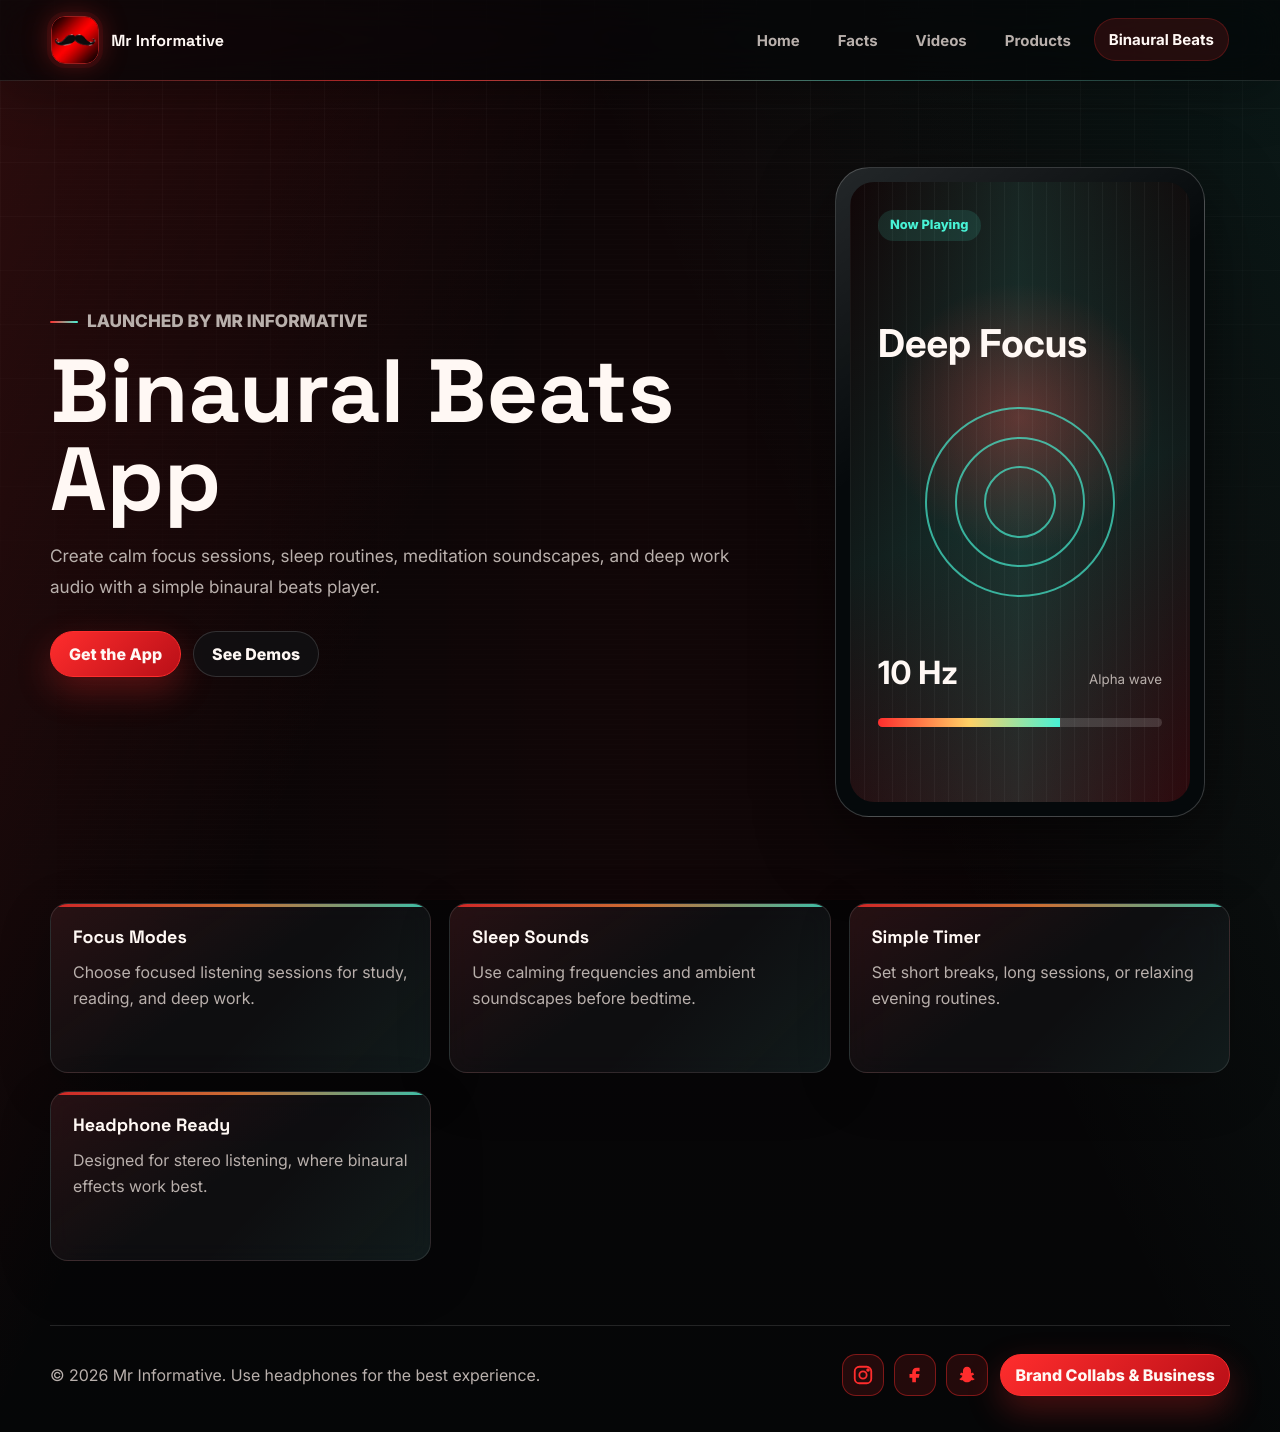
<file: binaural-beats.html>
<!DOCTYPE html>
<html lang="en">
<head>
  <meta charset="UTF-8">
  <meta name="viewport" content="width=device-width, initial-scale=1.0">
  <title>Binaural Beats App | Mr Informative</title>
  <link rel="preconnect" href="https://fonts.googleapis.com">
  <link rel="preconnect" href="https://fonts.gstatic.com" crossorigin>
  <link href="https://fonts.googleapis.com/css2?family=Inter:wght@400;500;600;700;800&family=Space+Grotesk:wght@600;700&display=swap" rel="stylesheet">
  <link rel="stylesheet" href="styles.css">
</head>
<body data-page="binaural">
  <header class="site-header">
    <a class="brand" href="index.html"><img class="brand-logo" src="assets/logo.jpeg" alt="Mr Informative logo"><span>Mr Informative</span></a>
    <button class="nav-toggle" type="button" aria-label="Open navigation" aria-expanded="false">☰</button>
    <nav class="site-nav" aria-label="Main navigation">
      <a href="index.html">Home</a>
      <a href="facts.html">Facts</a>
      <a href="videos.html">Videos</a>
      <a href="products.html">Products</a>
      <a href="binaural-beats.html">Binaural Beats</a>
    </nav>
  </header>

  <main>
    <section class="app-hero">
      <div class="app-copy">
        <p class="eyebrow">Launched by Mr Informative</p>
        <h1>Binaural Beats App</h1>
        <p>Create calm focus sessions, sleep routines, meditation soundscapes, and deep work audio with a simple binaural beats player.</p>
        <div class="hero-actions">
          <a class="button primary" href="#" id="appDownloadLink">Get the App</a>
          <a class="button ghost" href="videos.html">See Demos</a>
        </div>
      </div>
      <div class="phone-mockup" aria-label="Binaural Beats app preview">
        <div class="phone-screen">
          <span class="status-pill">Now Playing</span>
          <h2 id="sessionTitle">Deep Focus</h2>
          <div class="beat-orbit">
            <span></span>
            <span></span>
            <span></span>
          </div>
          <div class="frequency-readout">
            <strong id="frequencyValue">10 Hz</strong>
            <small>Alpha wave</small>
          </div>
          <div class="player-bar"><span></span></div>
        </div>
      </div>
    </section>

    <section class="feature-grid" id="appFeatures"></section>
  </main>

  <footer class="site-footer">
    <div class="footer-content">
      <p>© <span id="year"></span> Mr Informative. Use headphones for the best experience.</p>
      <div class="footer-actions" aria-label="Footer links">
        <div class="social-links">
          <a href="https://www.instagram.com/mr.informative" target="_blank" rel="noopener noreferrer" aria-label="Mr Informative on Instagram">
            <svg viewBox="0 0 24 24" aria-hidden="true"><rect x="3" y="3" width="18" height="18" rx="5"></rect><circle cx="12" cy="12" r="4"></circle><circle cx="17.5" cy="6.5" r="1"></circle></svg>
          </a>
          <a href="https://www.facebook.com/mr.informative" target="_blank" rel="noopener noreferrer" aria-label="Mr Informative on Facebook">
            <svg viewBox="0 0 24 24" aria-hidden="true"><path d="M14 8h3V4h-3c-3.3 0-5 2-5 5v2H6v4h3v5h4v-5h3.2l.8-4h-4V9c0-.7.4-1 1-1Z"></path></svg>
          </a>
          <a href="https://www.snapchat.com/add/mr.informative" target="_blank" rel="noopener noreferrer" aria-label="Mr Informative on Snapchat">
            <svg viewBox="0 0 24 24" aria-hidden="true"><path d="M12 3c2.7 0 4.5 2 4.5 5.1v2.1l2.1-.8 1.1 2.4-2.7 1c.5 1.5 1.7 2.8 3.5 3.6-.9 1.1-2.3 1.5-4 1.3-.9 1.5-2.4 2.3-4.5 2.3s-3.6-.8-4.5-2.3c-1.7.2-3.1-.2-4-1.3 1.8-.8 3-2.1 3.5-3.6l-2.7-1 1.1-2.4 2.1.8V8.1C7.5 5 9.3 3 12 3Z"></path></svg>
          </a>
        </div>
        <a class="button primary footer-business-button" href="mailto:business@mrinformative.com?subject=Brand%20Collab%20%26%20Business%20Inquiry">Brand Collabs & Business</a>
      </div>
    </div>
  </footer>

  <script src="script.js"></script>
</body>
</html>
</file>
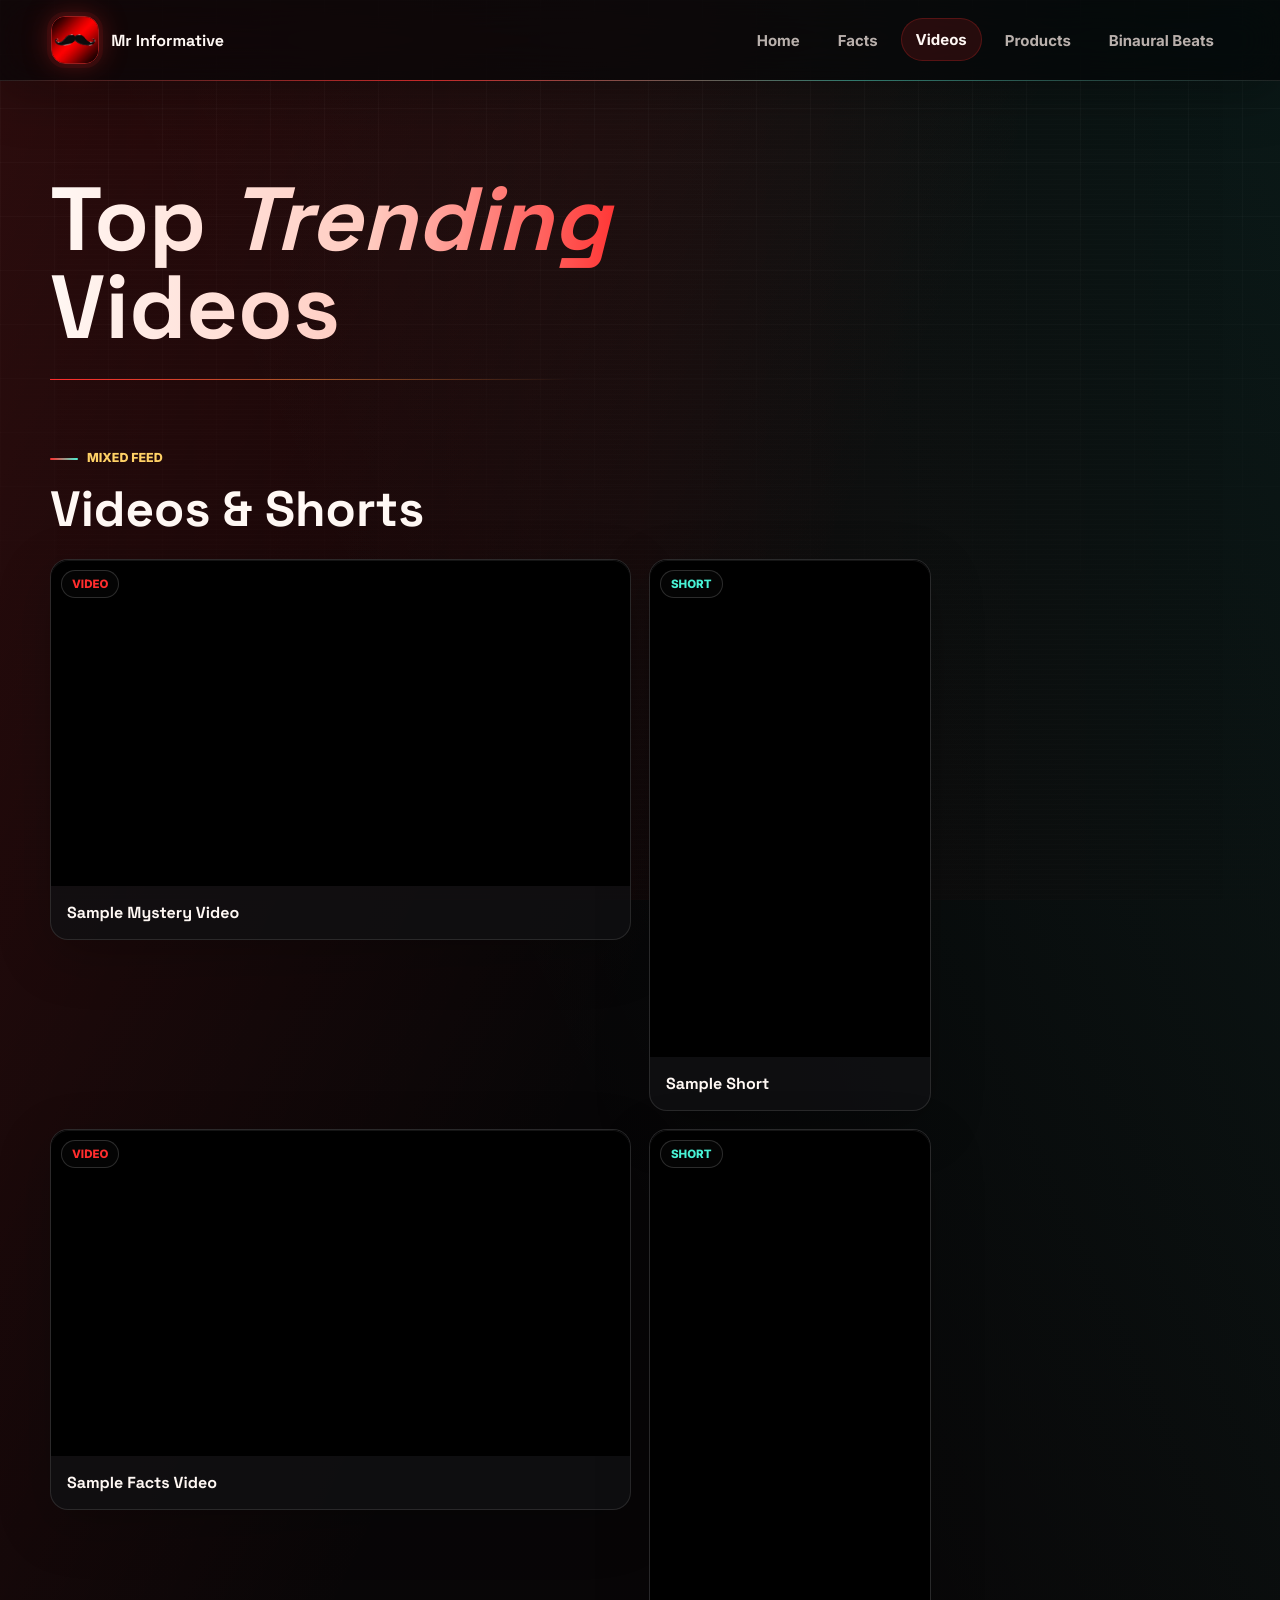
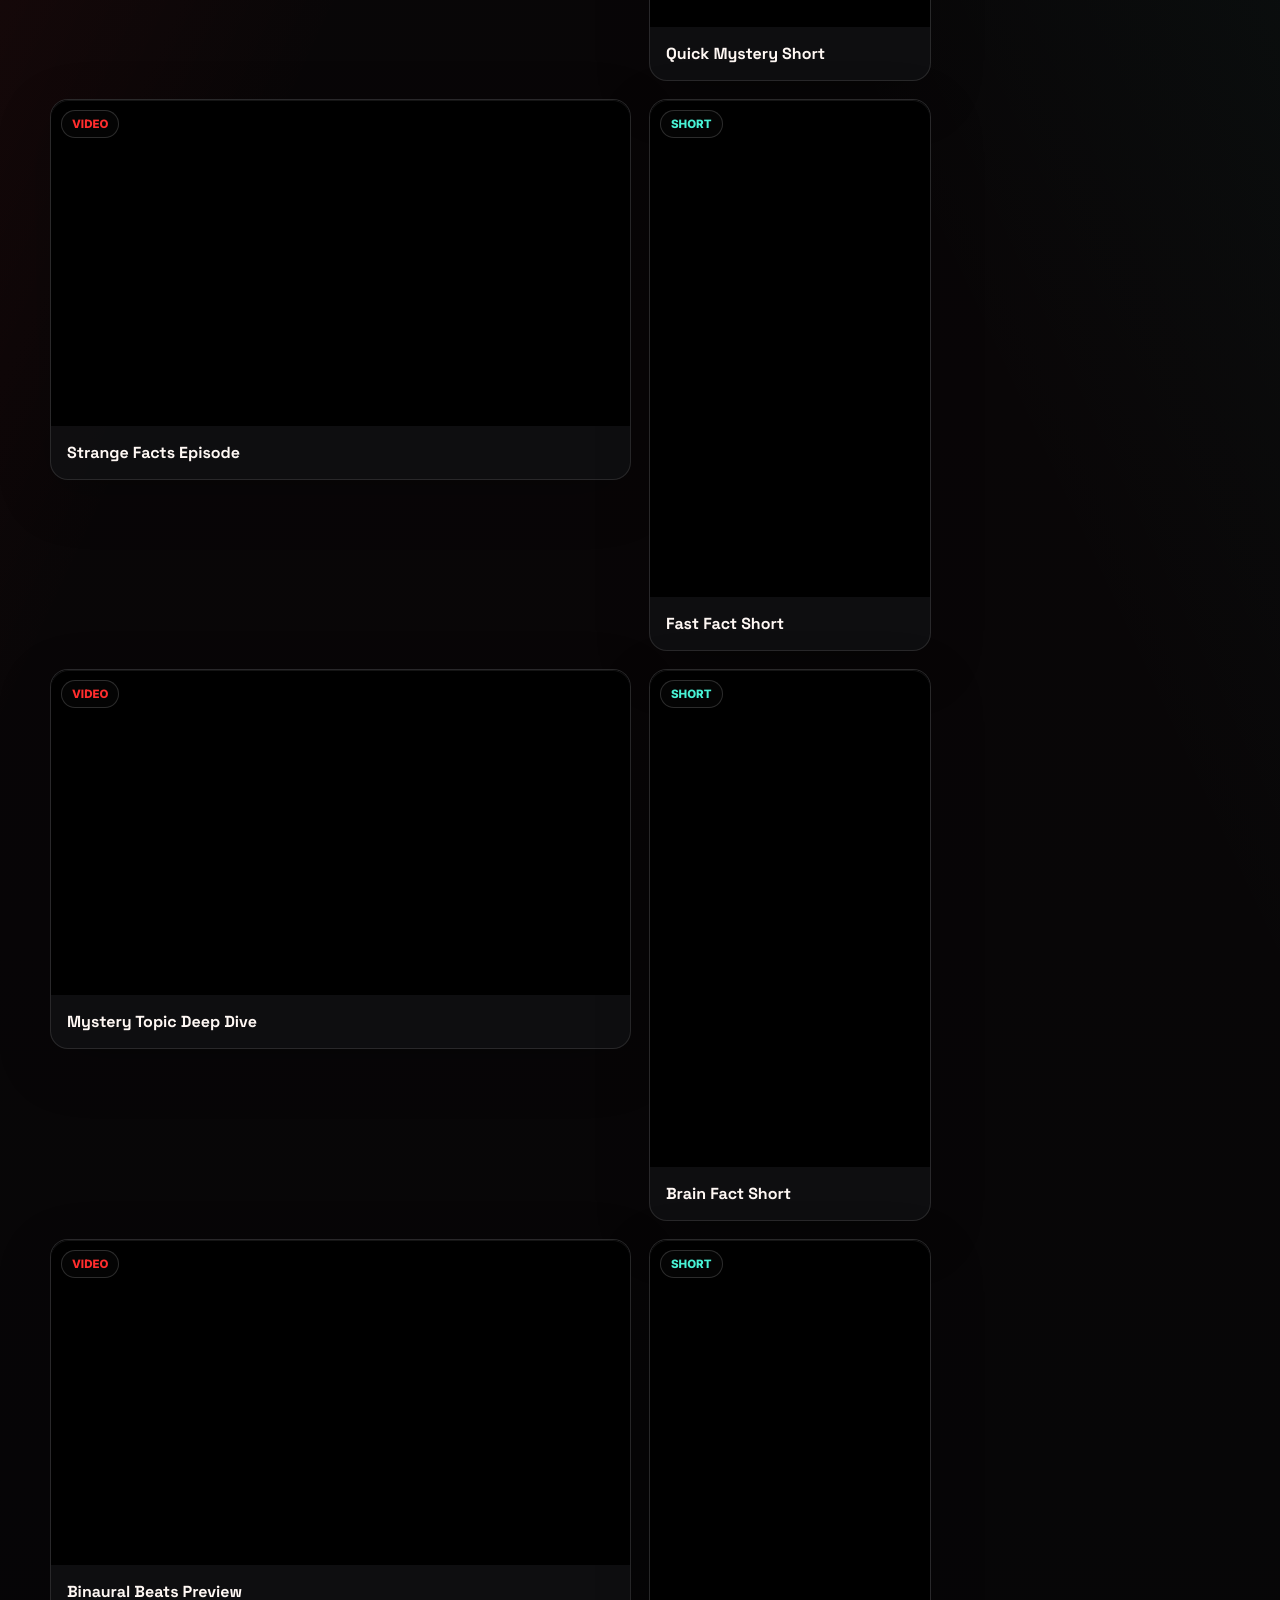
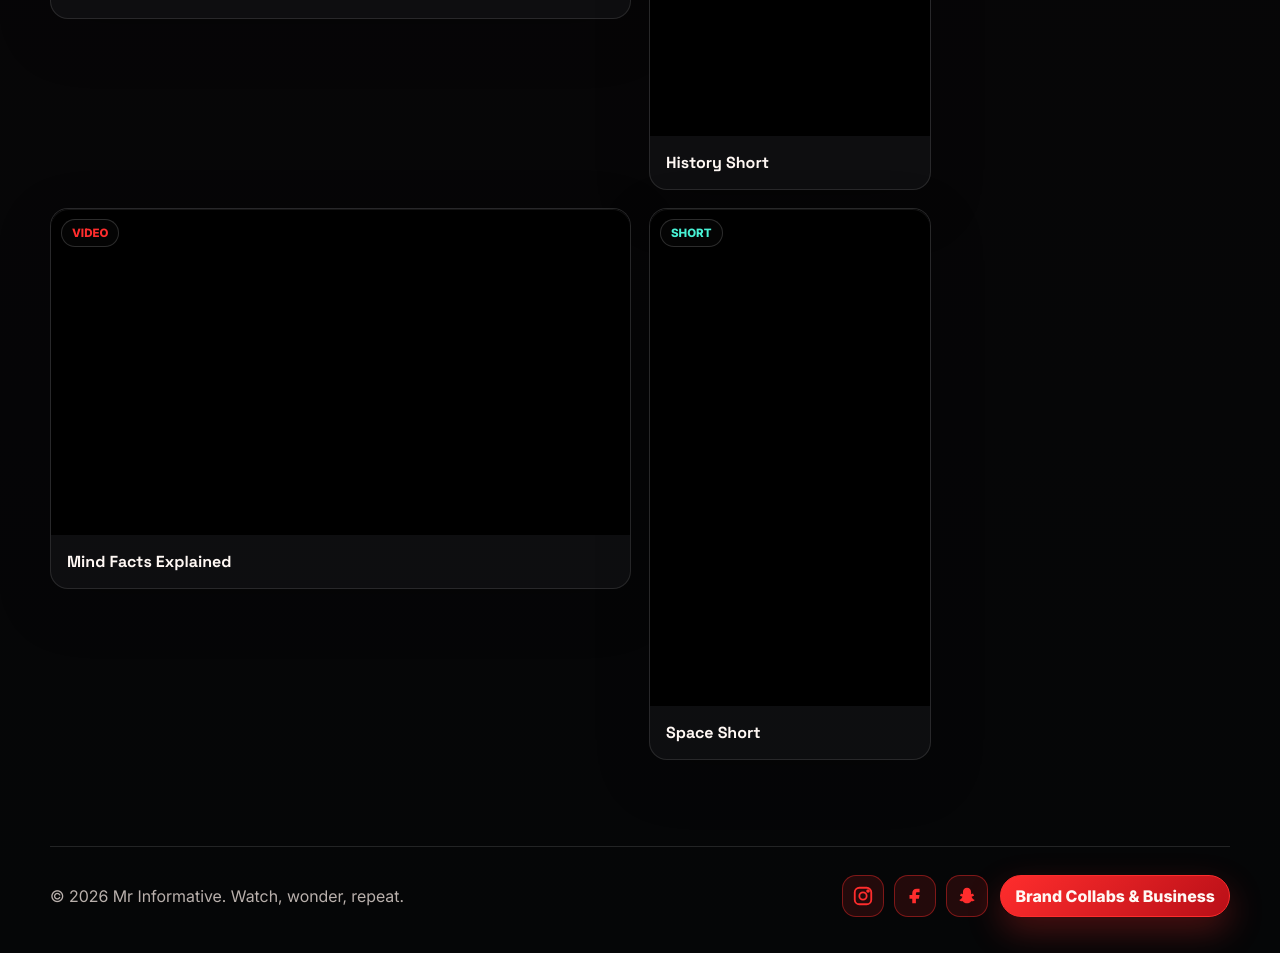
<file: videos.html>
<!DOCTYPE html>
<html lang="en">
<head>
  <meta charset="UTF-8">
  <meta name="viewport" content="width=device-width, initial-scale=1.0">
  <title>Videos | Mr Informative</title>
  <link rel="preconnect" href="https://fonts.googleapis.com">
  <link rel="preconnect" href="https://fonts.gstatic.com" crossorigin>
  <link href="https://fonts.googleapis.com/css2?family=Inter:wght@400;500;600;700;800&family=Space+Grotesk:wght@600;700&display=swap" rel="stylesheet">
  <link rel="stylesheet" href="styles.css">
</head>
<body data-page="videos">
  <header class="site-header">
    <a class="brand" href="index.html"><img class="brand-logo" src="assets/logo.jpeg" alt="Mr Informative logo"><span>Mr Informative</span></a>
    <button class="nav-toggle" type="button" aria-label="Open navigation" aria-expanded="false">☰</button>
    <nav class="site-nav" aria-label="Main navigation">
      <a href="index.html">Home</a>
      <a href="facts.html">Facts</a>
      <a href="videos.html">Videos</a>
      <a href="products.html">Products</a>
      <a href="binaural-beats.html">Binaural Beats</a>
    </nav>
  </header>

  <main>
    <section class="page-head">
      <!-- <p class="eyebrow">YouTube embeds</p> -->
      <h1>Top <i> Trending </i> Videos</h1>
      <!-- <p>Add your YouTube video and Shorts links in <strong>data/site-data.json</strong>. The website converts them into embeds automatically.</p> -->
    </section>

    <section class="section compact">
      <div class="split-section video-heading">
        <div>
          <p class="eyebrow">Mixed feed</p>
          <h2>Videos & Shorts</h2>
        </div>
      </div>
      <div class="mixed-video-grid" id="mixedVideoList"></div>
    </section>
  </main>

  <footer class="site-footer">
    <div class="footer-content">
      <p>© <span id="year"></span> Mr Informative. Watch, wonder, repeat.</p>
      <div class="footer-actions" aria-label="Footer links">
        <div class="social-links">
          <a href="https://www.instagram.com/mr.informative" target="_blank" rel="noopener noreferrer" aria-label="Mr Informative on Instagram">
            <svg viewBox="0 0 24 24" aria-hidden="true"><rect x="3" y="3" width="18" height="18" rx="5"></rect><circle cx="12" cy="12" r="4"></circle><circle cx="17.5" cy="6.5" r="1"></circle></svg>
          </a>
          <a href="https://www.facebook.com/mr.informative" target="_blank" rel="noopener noreferrer" aria-label="Mr Informative on Facebook">
            <svg viewBox="0 0 24 24" aria-hidden="true"><path d="M14 8h3V4h-3c-3.3 0-5 2-5 5v2H6v4h3v5h4v-5h3.2l.8-4h-4V9c0-.7.4-1 1-1Z"></path></svg>
          </a>
          <a href="https://www.snapchat.com/add/mr.informative" target="_blank" rel="noopener noreferrer" aria-label="Mr Informative on Snapchat">
            <svg viewBox="0 0 24 24" aria-hidden="true"><path d="M12 3c2.7 0 4.5 2 4.5 5.1v2.1l2.1-.8 1.1 2.4-2.7 1c.5 1.5 1.7 2.8 3.5 3.6-.9 1.1-2.3 1.5-4 1.3-.9 1.5-2.4 2.3-4.5 2.3s-3.6-.8-4.5-2.3c-1.7.2-3.1-.2-4-1.3 1.8-.8 3-2.1 3.5-3.6l-2.7-1 1.1-2.4 2.1.8V8.1C7.5 5 9.3 3 12 3Z"></path></svg>
          </a>
        </div>
        <a class="button primary footer-business-button" href="mailto:business@mrinformative.com?subject=Brand%20Collab%20%26%20Business%20Inquiry">Brand Collabs & Business</a>
      </div>
    </div>
  </footer>

  <script src="script.js"></script>
</body>
</html>
</file>
<file: styles.css>
:root {
  --bg: #050607;
  --surface: rgba(16, 17, 19, 0.82);
  --surface-solid: #111315;
  --surface-2: #191d20;
  --text: #fff8f4;
  --muted: #b9b0ac;
  --line: rgba(255, 255, 255, 0.12);
  --accent: #ff2d2d;
  --accent-2: #ff8a3d;
  --accent-3: #b90f17;
  --signal: #48f2d5;
  --gold: #ffd166;
  --shadow: 0 24px 80px rgba(0, 0, 0, 0.44);
  --display: "Space Grotesk", Inter, system-ui, sans-serif;
}

* {
  box-sizing: border-box;
}

body {
  position: relative;
  margin: 0;
  min-height: 100vh;
  font-family: Inter, system-ui, -apple-system, BlinkMacSystemFont, "Segoe UI", sans-serif;
  background:
    linear-gradient(115deg, rgba(255, 45, 45, 0.16), transparent 34%),
    linear-gradient(245deg, rgba(72, 242, 213, 0.08), transparent 38%),
    linear-gradient(180deg, #050607 0%, #090607 48%, #050607 100%),
    var(--bg);
  color: var(--text);
  text-rendering: geometricPrecision;
}

::selection {
  background: rgba(255, 45, 45, 0.42);
  color: #fff;
}

body::before {
  content: "";
  position: fixed;
  inset: 0;
  z-index: -2;
  background-image:
    linear-gradient(rgba(255, 255, 255, 0.035) 1px, transparent 1px),
    linear-gradient(90deg, rgba(255, 255, 255, 0.035) 1px, transparent 1px);
  background-size: 54px 54px;
  mask-image: linear-gradient(180deg, rgba(0, 0, 0, 0.9), transparent 78%);
  pointer-events: none;
}

body::after {
  content: "";
  position: fixed;
  inset: 0;
  z-index: -1;
  background:
    linear-gradient(90deg, transparent, rgba(255, 45, 45, 0.11), transparent),
    repeating-linear-gradient(0deg, rgba(255, 255, 255, 0.018) 0 1px, transparent 1px 5px);
  opacity: 0.36;
  pointer-events: none;
}

a {
  color: inherit;
  text-decoration: none;
}

img,
iframe {
  max-width: 100%;
}

.site-header {
  position: sticky;
  top: 0;
  z-index: 20;
  display: flex;
  align-items: center;
  justify-content: space-between;
  gap: 24px;
  padding: 16px clamp(18px, 4vw, 64px);
  border-bottom: 1px solid rgba(255, 255, 255, 0.1);
  background: rgba(5, 6, 7, 0.72);
  backdrop-filter: blur(22px) saturate(140%);
  box-shadow: 0 14px 52px rgba(0, 0, 0, 0.26);
}

.site-header::after {
  content: "";
  position: absolute;
  inset: auto 0 -1px;
  height: 1px;
  background: linear-gradient(90deg, transparent, rgba(255, 45, 45, 0.74), rgba(72, 242, 213, 0.42), transparent);
}

.brand {
  display: inline-flex;
  align-items: center;
  gap: 12px;
  font-weight: 800;
}

.brand span {
  font-family: var(--display);
  letter-spacing: 0;
}

.brand-logo {
  display: block;
  width: 48px;
  height: 48px;
  border: 1px solid rgba(255, 45, 45, 0.58);
  border-radius: 14px;
  object-fit: cover;
  box-shadow: 0 0 0 4px rgba(255, 45, 45, 0.08), 0 0 28px rgba(255, 45, 45, 0.34);
}

.site-nav {
  display: flex;
  align-items: center;
  gap: 8px;
}

.site-nav a {
  position: relative;
  padding: 11px 14px;
  border: 1px solid transparent;
  border-radius: 999px;
  color: var(--muted);
  font-size: 0.94rem;
  font-weight: 700;
  transition: background 180ms ease, border-color 180ms ease, color 180ms ease, transform 180ms ease;
}

.site-nav a:hover,
.site-nav a.active {
  border-color: rgba(255, 45, 45, 0.22);
  background: rgba(255, 45, 45, 0.13);
  color: var(--text);
  transform: translateY(-1px);
}

.nav-toggle {
  display: none;
  width: 42px;
  height: 42px;
  border: 1px solid var(--line);
  border-radius: 12px;
  background: var(--surface);
  color: var(--text);
  font-size: 1.2rem;
}

main {
  width: min(1180px, calc(100% - 32px));
  margin: 0 auto;
}

.hero,
.app-hero {
  display: grid;
  grid-template-columns: minmax(0, 1.03fr) minmax(320px, 0.82fr);
  gap: clamp(26px, 5vw, 64px);
  align-items: center;
  min-height: calc(100vh - 79px);
  padding: clamp(40px, 7vw, 86px) 0;
}

.home-hero {
  position: relative;
}

.home-hero::before {
  content: "";
  position: absolute;
  inset: 12% auto auto -7vw;
  width: min(420px, 36vw);
  height: 68%;
  border-left: 1px solid rgba(255, 45, 45, 0.28);
  border-right: 1px solid rgba(72, 242, 213, 0.16);
  background:
    repeating-linear-gradient(135deg, rgba(255, 45, 45, 0.12) 0 1px, transparent 1px 15px);
  transform: skewX(-10deg);
  pointer-events: none;
}

.hero-copy h1,
.page-head h1,
.app-copy h1 {
  margin: 0;
  max-width: 760px;
  font-family: var(--display);
  font-size: clamp(2.35rem, 7vw, 5.6rem);
  line-height: 0.98;
  letter-spacing: 0;
}

.hero-copy h1,
.page-head h1 {
  -webkit-background-clip: text;
  background: linear-gradient(92deg, #fff8f4 0%, #ffcbc0 42%, var(--accent) 76%, var(--signal) 118%);
  background-clip: text;
  color: transparent;
  -webkit-text-fill-color: transparent;
}

.hero-copy p,
.app-copy p,
.page-head p {
  max-width: 690px;
  color: var(--muted);
  font-size: 1.08rem;
  line-height: 1.75;
}

.hero-copy p {
  margin-top: 20px;
  font-size: clamp(1.02rem, 1.4vw, 1.18rem);
}

.hero-copy {
  position: relative;
  z-index: 1;
}

.eyebrow {
  margin: 0 0 12px;
  display: inline-flex;
  align-items: center;
  gap: 9px;
  color: var(--gold);
  font-size: 0.78rem;
  font-weight: 800;
  letter-spacing: 0;
  text-transform: uppercase;
}

.eyebrow::before {
  content: "";
  width: 28px;
  height: 2px;
  border-radius: 999px;
  background: linear-gradient(90deg, var(--accent), var(--signal));
}

.hero-actions {
  display: flex;
  flex-wrap: wrap;
  gap: 12px;
  margin-top: 28px;
}

.button {
  position: relative;
  overflow: hidden;
  display: inline-flex;
  align-items: center;
  justify-content: center;
  min-height: 46px;
  padding: 0 18px;
  border: 1px solid var(--line);
  border-radius: 999px;
  font-weight: 800;
  cursor: pointer;
  transition: transform 180ms ease, border-color 180ms ease, box-shadow 180ms ease, background 180ms ease;
}

.button::after {
  content: "";
  position: absolute;
  inset: 0;
  background: linear-gradient(110deg, transparent 20%, rgba(255, 255, 255, 0.22), transparent 48%);
  transform: translateX(-120%);
  transition: transform 420ms ease;
}

.button.primary {
  border-color: var(--accent);
  background: linear-gradient(135deg, var(--accent), var(--accent-3));
  color: #fff8f4;
  box-shadow: 0 14px 34px rgba(255, 45, 45, 0.28);
}

.button.secondary,
.button.ghost {
  border-color: rgba(255, 255, 255, 0.14);
  background: rgba(17, 19, 21, 0.72);
  color: var(--text);
  backdrop-filter: blur(12px);
}

.button:hover {
  border-color: rgba(255, 45, 45, 0.48);
  transform: translateY(-2px);
}

.button:hover::after {
  transform: translateX(120%);
}

.hero-stats {
  display: grid;
  grid-template-columns: repeat(3, minmax(0, 1fr));
  gap: 12px;
  max-width: 560px;
  margin-top: 34px;
}

.hero-stats div {
  position: relative;
  overflow: hidden;
  padding: 16px;
  border: 1px solid rgba(255, 255, 255, 0.11);
  border-radius: 16px;
  background:
    linear-gradient(140deg, rgba(255, 45, 45, 0.12), transparent 54%),
    rgba(17, 19, 21, 0.72);
  backdrop-filter: blur(14px);
}

.hero-stats div::after {
  content: "";
  position: absolute;
  right: 14px;
  bottom: 14px;
  width: 8px;
  height: 8px;
  border-radius: 50%;
  background: var(--signal);
  box-shadow: 0 0 18px rgba(72, 242, 213, 0.72);
}

.hero-stats strong,
.hero-stats span {
  display: block;
}

.hero-stats strong {
  font-family: var(--display);
  color: var(--text);
  font-size: 1.55rem;
}

.hero-stats span {
  margin-top: 4px;
  color: var(--muted);
  font-size: 0.86rem;
  font-weight: 700;
}

.hero-panel {
  position: relative;
  overflow: hidden;
  min-height: 440px;
  border: 1px solid var(--line);
  border-radius: 24px;
  box-shadow: var(--shadow);
}

.hero-panel::before,
.hero-panel::after {
  pointer-events: none;
}

.modern-panel {
  border-color: rgba(255, 45, 45, 0.34);
  background: #090909;
  isolation: isolate;
  transform: perspective(1100px) rotateY(-3deg) rotateX(1deg);
}

.modern-panel::after {
  content: "";
  position: absolute;
  inset: 0;
  background:
    linear-gradient(180deg, transparent 22%, rgba(0, 0, 0, 0.78)),
    linear-gradient(135deg, rgba(255, 45, 45, 0.34), transparent 42%),
    repeating-linear-gradient(90deg, rgba(255, 255, 255, 0.055) 0 1px, transparent 1px 8px);
  z-index: 1;
}

.modern-panel::before {
  content: "";
  position: absolute;
  inset: 0;
  z-index: 2;
  background: linear-gradient(180deg, transparent, rgba(72, 242, 213, 0.2), transparent);
  opacity: 0.55;
  transform: translateY(-100%);
  animation: scanline 5s ease-in-out infinite;
  pointer-events: none;
}

.hero-panel img {
  width: 100%;
  height: 100%;
  min-height: 440px;
  object-fit: cover;
  filter: saturate(1.05) contrast(1.08);
}

.hero-panel-rail {
  position: absolute;
  top: 18px;
  right: 18px;
  z-index: 3;
  display: grid;
  gap: 8px;
  justify-items: end;
}

.hero-panel-rail span {
  padding: 7px 10px;
  border: 1px solid rgba(255, 255, 255, 0.13);
  border-radius: 999px;
  background: rgba(5, 6, 7, 0.58);
  color: var(--text);
  font-size: 0.72rem;
  font-weight: 800;
  text-transform: uppercase;
  backdrop-filter: blur(12px);
}

.hero-logo-card,
.signal-card {
  position: absolute;
  z-index: 2;
  border: 1px solid rgba(255, 255, 255, 0.14);
  border-radius: 18px;
  background: rgba(8, 9, 10, 0.78);
  backdrop-filter: blur(14px);
  box-shadow: 0 18px 44px rgba(0, 0, 0, 0.35);
}

.hero-logo-card {
  right: 20px;
  bottom: 20px;
  display: flex;
  align-items: center;
  gap: 14px;
  width: min(310px, calc(100% - 40px));
  padding: 14px;
}

.hero-logo-card strong {
  font-family: var(--display);
  font-size: 1.04rem;
}

.hero-logo-card img {
  width: 62px;
  height: 62px;
  min-height: 62px;
  border-radius: 14px;
  object-fit: cover;
}

.hero-logo-card strong,
.hero-logo-card span {
  display: block;
}

.hero-logo-card span,
.signal-card p {
  color: var(--muted);
}

.signal-card {
  top: 20px;
  left: 20px;
  width: min(270px, calc(100% - 40px));
  padding: 16px;
}

.signal-card span {
  display: block;
  width: 42px;
  height: 8px;
  margin-bottom: 14px;
  border-radius: 999px;
  background: linear-gradient(90deg, var(--accent), var(--signal));
  box-shadow: 0 0 26px rgba(72, 242, 213, 0.42);
}

.signal-card p {
  margin: 0;
  line-height: 1.55;
}

.home-feature-strip {
  display: grid;
  grid-template-columns: repeat(3, minmax(0, 1fr));
  gap: 14px;
  margin-top: -28px;
  position: relative;
  z-index: 3;
}

.home-feature-strip a {
  position: relative;
  overflow: hidden;
  display: grid;
  gap: 7px;
  min-height: 134px;
  padding: 20px;
  border: 1px solid rgba(255, 255, 255, 0.13);
  border-radius: 18px;
  background:
    linear-gradient(145deg, rgba(255, 45, 45, 0.12), transparent 54%),
    rgba(17, 19, 21, 0.72);
  backdrop-filter: blur(16px);
  box-shadow: 0 20px 50px rgba(0, 0, 0, 0.26);
  transition: transform 180ms ease, border-color 180ms ease, background 180ms ease;
}

.home-feature-strip a::after {
  content: "";
  position: absolute;
  inset: auto 18px 16px;
  height: 1px;
  background: linear-gradient(90deg, var(--accent), transparent);
  opacity: 0.62;
}

.home-feature-strip a:hover,
.fact-card:hover,
.topic-card:hover,
.image-card:hover,
.product-card:hover,
.feature-card:hover,
.video-card:hover,
.short-card:hover {
  border-color: rgba(255, 45, 45, 0.52);
  transform: translateY(-3px);
}

.home-feature-strip span {
  color: var(--signal);
  font-size: 0.82rem;
  font-weight: 800;
}

.home-feature-strip strong {
  font-family: var(--display);
  font-size: 1.12rem;
}

.home-feature-strip small {
  color: var(--muted);
  font-weight: 700;
}

.section {
  padding: 56px 0 22px;
}

.section:not(.compact) {
  position: relative;
}

.section:not(.compact)::before {
  content: "";
  display: block;
  width: 74px;
  height: 1px;
  margin-bottom: 18px;
  background: linear-gradient(90deg, var(--accent), transparent);
}

.section.compact {
  padding-top: 36px;
}

.section h2,
.split-section h2 {
  margin: 0;
  font-family: var(--display);
  font-size: clamp(1.8rem, 4vw, 3.1rem);
  letter-spacing: 0;
}

.split-section {
  display: flex;
  align-items: end;
  justify-content: space-between;
  gap: 18px;
}

.card-grid,
.topic-grid,
.product-grid,
.feature-grid {
  display: grid;
  grid-template-columns: repeat(3, minmax(0, 1fr));
  gap: 18px;
}

.card-grid,
.topic-grid,
.product-grid,
.feature-grid,
.image-grid,
.mixed-video-grid {
  align-items: start;
}

.image-grid {
  display: grid;
  grid-template-columns: repeat(4, minmax(0, 1fr));
  gap: 16px;
}

.fact-card,
.topic-card,
.product-card,
.feature-card {
  position: relative;
  overflow: hidden;
  min-height: 170px;
  padding: 22px;
  border: 1px solid rgba(255, 255, 255, 0.11);
  border-radius: 18px;
  background:
    linear-gradient(145deg, rgba(255, 45, 45, 0.1), transparent 48%),
    linear-gradient(315deg, rgba(72, 242, 213, 0.06), transparent 42%),
    var(--surface);
  box-shadow: 0 16px 54px rgba(0, 0, 0, 0.2);
  backdrop-filter: blur(12px);
  transition: transform 180ms ease, border-color 180ms ease, box-shadow 180ms ease;
}

.fact-card::before,
.topic-card::before,
.product-card::before,
.feature-card::before {
  content: "";
  position: absolute;
  inset: 0 0 auto;
  height: 3px;
  background: linear-gradient(90deg, var(--accent), var(--accent-2), var(--signal));
  opacity: 0.78;
}

.card-image {
  width: 100%;
  aspect-ratio: 16 / 10;
  margin-bottom: 18px;
  border-radius: 14px;
  object-fit: cover;
  background: rgba(255, 255, 255, 0.08);
}

.fact-card .tag,
.image-card .tag {
  display: inline-flex;
  margin-bottom: 16px;
  padding: 6px 10px;
  border-radius: 999px;
  background: rgba(255, 138, 61, 0.14);
  color: var(--accent-2);
  font-size: 0.74rem;
  font-weight: 800;
  text-transform: uppercase;
}

.fact-card h3,
.topic-card h3,
.product-card h3,
.feature-card h3,
.image-card h3 {
  margin: 0 0 10px;
  font-family: var(--display);
  font-size: 1.12rem;
}

.fact-card p,
.topic-card p,
.product-card p,
.feature-card p,
.image-card p {
  margin: 0;
  color: var(--muted);
  line-height: 1.65;
}

.page-head {
  position: relative;
  padding: clamp(48px, 8vw, 96px) 0 28px;
}

.page-head::after {
  content: "";
  display: block;
  width: min(520px, 100%);
  height: 1px;
  margin-top: 26px;
  background: linear-gradient(90deg, var(--accent), rgba(255, 138, 61, 0.6), transparent);
}

.filter-row {
  display: flex;
  flex-wrap: wrap;
  gap: 10px;
  padding: 8px 0 26px;
}

.chip {
  min-height: 38px;
  padding: 0 14px;
  border: 1px solid var(--line);
  border-radius: 999px;
  background: rgba(17, 19, 21, 0.76);
  color: var(--text);
  font-weight: 800;
  cursor: pointer;
  transition: transform 180ms ease, border-color 180ms ease, background 180ms ease;
}

.chip:hover {
  border-color: rgba(72, 242, 213, 0.34);
  transform: translateY(-1px);
}

.chip.active {
  border-color: var(--accent);
  background: rgba(255, 45, 45, 0.18);
  color: var(--text);
  box-shadow: 0 0 0 4px rgba(255, 45, 45, 0.07);
}

.image-card,
.video-card,
.short-card {
  position: relative;
  overflow: hidden;
  border: 1px solid rgba(255, 255, 255, 0.11);
  border-radius: 18px;
  background: var(--surface);
  box-shadow: 0 16px 54px rgba(0, 0, 0, 0.22);
  transition: transform 180ms ease, border-color 180ms ease, box-shadow 180ms ease;
}

.image-card:hover,
.video-card:hover,
.short-card:hover,
.fact-card:hover,
.topic-card:hover,
.product-card:hover,
.feature-card:hover,
.home-feature-strip a:hover {
  box-shadow: 0 24px 80px rgba(0, 0, 0, 0.34), 0 0 0 1px rgba(255, 45, 45, 0.08);
}

.image-card img {
  display: block;
  width: 100%;
  aspect-ratio: 1 / 1;
  object-fit: cover;
  background: var(--surface-2);
}

.image-card::after {
  content: "";
  position: absolute;
  inset: auto 0 0;
  height: 40%;
  background: linear-gradient(180deg, transparent, rgba(0, 0, 0, 0.74));
  pointer-events: none;
}

.image-actions {
  position: absolute;
  right: 10px;
  bottom: 10px;
  left: 10px;
  z-index: 1;
  display: flex;
  gap: 8px;
  opacity: 0;
  transform: translateY(8px);
  transition: opacity 180ms ease, transform 180ms ease;
}

.image-card:hover .image-actions,
.image-card:focus-within .image-actions {
  opacity: 1;
  transform: translateY(0);
}

.image-action {
  display: inline-flex;
  flex: 1;
  align-items: center;
  justify-content: center;
  min-height: 38px;
  padding: 0 10px;
  border: 1px solid rgba(255, 255, 255, 0.16);
  border-radius: 999px;
  background: rgba(5, 5, 5, 0.84);
  color: var(--text);
  font: inherit;
  font-size: 0.82rem;
  font-weight: 800;
  cursor: pointer;
  backdrop-filter: blur(12px);
}

.image-action:hover {
  border-color: var(--accent);
  background: rgba(255, 45, 45, 0.86);
}

.video-heading {
  padding: 0 0 18px;
}

.mixed-video-grid,
.video-grid {
  display: grid;
  align-items: start;
  grid-template-columns: repeat(4, minmax(0, 1fr));
  gap: 18px;
}

.shorts-grid {
  display: grid;
  grid-template-columns: repeat(3, minmax(0, 1fr));
  gap: 18px;
}

.video-frame {
  display: block;
  width: 100%;
  aspect-ratio: 16 / 9;
  border: 0;
  background: #000;
}

.video-card .video-frame,
.short-card .video-frame {
  filter: saturate(1.04) contrast(1.04);
}

.video-card::after,
.short-card::after {
  content: "";
  position: absolute;
  inset: 0;
  border-radius: inherit;
  pointer-events: none;
  box-shadow: inset 0 1px 0 rgba(255, 255, 255, 0.08);
}

.mixed-video-grid .video-card {
  grid-column: span 2;
}

.mixed-video-grid .short-card {
  grid-column: span 1;
}

.video-card,
.short-card {
  position: relative;
}

.short-card .video-frame {
  aspect-ratio: 9 / 16;
}

.video-badge {
  position: absolute;
  top: 10px;
  left: 10px;
  z-index: 1;
  padding: 6px 10px;
  border: 1px solid rgba(255, 255, 255, 0.16);
  border-radius: 999px;
  background: rgba(5, 5, 5, 0.8);
  color: var(--accent);
  font-size: 0.72rem;
  font-weight: 800;
  text-transform: uppercase;
  backdrop-filter: blur(10px);
}

.short-card .video-badge {
  color: var(--signal);
}

.video-card h3,
.short-card h3 {
  margin: 0;
  padding: 16px;
  font-family: var(--display);
  font-size: 1rem;
}

.product-card {
  display: flex;
  min-height: 250px;
  flex-direction: column;
}

.product-image {
  display: block;
  width: 100%;
  aspect-ratio: 16 / 10;
  margin-bottom: 18px;
  border-radius: 14px;
  object-fit: cover;
  background: rgba(255, 255, 255, 0.08);
}

.price {
  margin-top: auto;
  padding-top: 24px;
  color: var(--gold);
  font-weight: 800;
}

.product-card .button {
  margin-top: 14px;
}

.product-card .button:hover {
  border-color: var(--accent);
  background: linear-gradient(135deg, var(--accent), var(--accent-3));
  color: #fff8f4;
  box-shadow: 0 14px 28px rgba(255, 45, 45, 0.26);
  transform: translateY(-3px) scale(1.03);
}

.app-hero {
  grid-template-columns: minmax(0, 1fr) minmax(300px, 420px);
}

.phone-mockup {
  justify-self: center;
  width: min(100%, 370px);
  padding: 14px;
  border: 1px solid rgba(255, 255, 255, 0.2);
  border-radius: 34px;
  background:
    linear-gradient(145deg, rgba(255, 255, 255, 0.12), transparent 36%),
    #05090b;
  box-shadow: var(--shadow);
}

.phone-screen {
  min-height: 620px;
  padding: 28px;
  border-radius: 24px;
  background:
    linear-gradient(90deg, transparent, rgba(72, 242, 213, 0.12), transparent),
    repeating-linear-gradient(90deg, rgba(255, 255, 255, 0.04) 0 1px, transparent 1px 14px),
    radial-gradient(circle at 50% 38%, rgba(255, 45, 45, 0.34), transparent 32%),
    linear-gradient(160deg, #110607, #111b1a 52%, #2d090d);
}

.status-pill {
  display: inline-flex;
  padding: 8px 12px;
  border-radius: 999px;
  background: rgba(72, 242, 213, 0.12);
  color: var(--signal);
  font-size: 0.8rem;
  font-weight: 800;
}

.phone-screen h2 {
  margin: 80px 0 30px;
  font-size: 2.4rem;
}

.beat-orbit {
  position: relative;
  display: grid;
  width: 210px;
  height: 210px;
  margin: 0 auto 34px;
  place-items: center;
}

.beat-orbit span {
  position: absolute;
  width: 72px;
  height: 72px;
  border: 2px solid rgba(72, 242, 213, 0.68);
  border-radius: 50%;
  animation: pulse 2.8s infinite ease-in-out;
}

.beat-orbit span:nth-child(2) {
  width: 130px;
  height: 130px;
  animation-delay: 0.3s;
}

.beat-orbit span:nth-child(3) {
  width: 190px;
  height: 190px;
  animation-delay: 0.6s;
}

@keyframes pulse {
  50% {
    transform: scale(1.06);
    opacity: 0.45;
  }
}

@keyframes scanline {
  0%,
  18% {
    transform: translateY(-100%);
  }

  54%,
  100% {
    transform: translateY(100%);
  }
}

.frequency-readout {
  display: flex;
  align-items: baseline;
  justify-content: space-between;
  gap: 14px;
  margin-top: 46px;
}

.frequency-readout strong {
  font-size: 2rem;
}

.frequency-readout small {
  color: var(--muted);
}

.player-bar {
  overflow: hidden;
  height: 9px;
  margin-top: 26px;
  border-radius: 999px;
  background: rgba(255, 255, 255, 0.15);
}

.player-bar span {
  display: block;
  width: 64%;
  height: 100%;
  background: linear-gradient(90deg, var(--accent), var(--gold), var(--signal));
}

.site-footer {
  width: min(1180px, calc(100% - 32px));
  margin: 64px auto 0;
  padding: 28px 0 36px;
  border-top: 1px solid rgba(255, 255, 255, 0.12);
  color: var(--muted);
}

.footer-content,
.footer-actions,
.social-links {
  display: flex;
  align-items: center;
}

.footer-content {
  justify-content: space-between;
  gap: 18px;
}

.site-footer p {
  margin: 0;
}

.footer-actions {
  flex-wrap: wrap;
  justify-content: flex-end;
  gap: 12px;
}

.social-links {
  gap: 10px;
}

.social-links a {
  display: inline-flex;
  align-items: center;
  justify-content: center;
  width: 42px;
  height: 42px;
  border: 1px solid rgba(255, 45, 45, 0.42);
  border-radius: 14px;
  background: rgba(255, 45, 45, 0.12);
  color: var(--accent);
  font-size: 1.1rem;
  font-weight: 900;
  line-height: 1;
  transition: transform 180ms ease, border-color 180ms ease, background 180ms ease;
}

.social-links svg {
  width: 22px;
  height: 22px;
}

.social-links rect,
.social-links circle {
  fill: none;
  stroke: currentColor;
  stroke-width: 2;
}

.social-links path {
  fill: currentColor;
}

.social-links a:hover {
  transform: translateY(-1px);
  border-color: var(--accent);
  background: linear-gradient(145deg, rgba(255, 45, 45, 0.28), rgba(72, 242, 213, 0.1));
}

.footer-business-button {
  min-height: 42px;
  padding: 0 14px;
  white-space: nowrap;
}

.empty-state {
  grid-column: 1 / -1;
  padding: 24px;
  border: 1px dashed var(--line);
  border-radius: 8px;
  color: var(--muted);
}

@media (max-width: 880px) {
  .nav-toggle {
    display: inline-grid;
    place-items: center;
  }

  .site-nav {
    position: absolute;
    top: 79px;
    right: 16px;
    left: 16px;
    display: none;
    flex-direction: column;
    align-items: stretch;
    padding: 12px;
    border: 1px solid var(--line);
    border-radius: 18px;
    background: rgba(12, 13, 15, 0.94);
    backdrop-filter: blur(18px);
  }

  .site-nav.open {
    display: flex;
  }

  .hero,
  .app-hero {
    grid-template-columns: 1fr;
    min-height: auto;
    padding-top: 44px;
  }

  .hero-panel,
  .hero-panel img {
    min-height: 320px;
  }

  .modern-panel {
    transform: none;
  }

  .card-grid,
  .topic-grid,
  .image-grid,
  .product-grid,
  .feature-grid,
  .home-feature-strip,
  .mixed-video-grid,
  .video-grid,
  .shorts-grid {
    grid-template-columns: repeat(2, minmax(0, 1fr));
  }

  .mixed-video-grid .video-card,
  .mixed-video-grid .short-card {
    grid-column: span 1;
  }
}

@media (max-width: 580px) {
  main,
  .site-footer {
    width: min(100% - 24px, 1180px);
  }

  .site-header {
    padding: 14px 12px;
  }

  .hero-copy h1,
  .page-head h1,
  .app-copy h1 {
    font-size: clamp(2.25rem, 14vw, 3.45rem);
  }

  .hero-actions,
  .footer-actions {
    width: 100%;
  }

  .hero-actions .button,
  .footer-business-button {
    width: 100%;
  }

  .footer-content {
    align-items: flex-start;
    flex-direction: column;
  }

  .footer-actions {
    justify-content: flex-start;
  }

  .brand span:last-child {
    max-width: 135px;
  }

  .split-section {
    align-items: start;
    flex-direction: column;
  }

  .card-grid,
  .topic-grid,
  .image-grid,
  .product-grid,
  .feature-grid,
  .home-feature-strip,
  .mixed-video-grid,
  .video-grid,
  .shorts-grid {
    grid-template-columns: 1fr;
  }

  .mixed-video-grid .video-card,
  .mixed-video-grid .short-card {
    grid-column: span 1;
  }

  .hero-stats {
    grid-template-columns: 1fr;
  }

  .home-feature-strip {
    margin-top: 0;
  }

  .image-actions {
    opacity: 1;
    transform: none;
  }

  .phone-screen {
    min-height: 540px;
  }
}

@media (prefers-reduced-motion: reduce) {
  *,
  *::before,
  *::after {
    scroll-behavior: auto !important;
    transition-duration: 0.01ms !important;
    animation-duration: 0.01ms !important;
    animation-iteration-count: 1 !important;
  }
}
</file>
